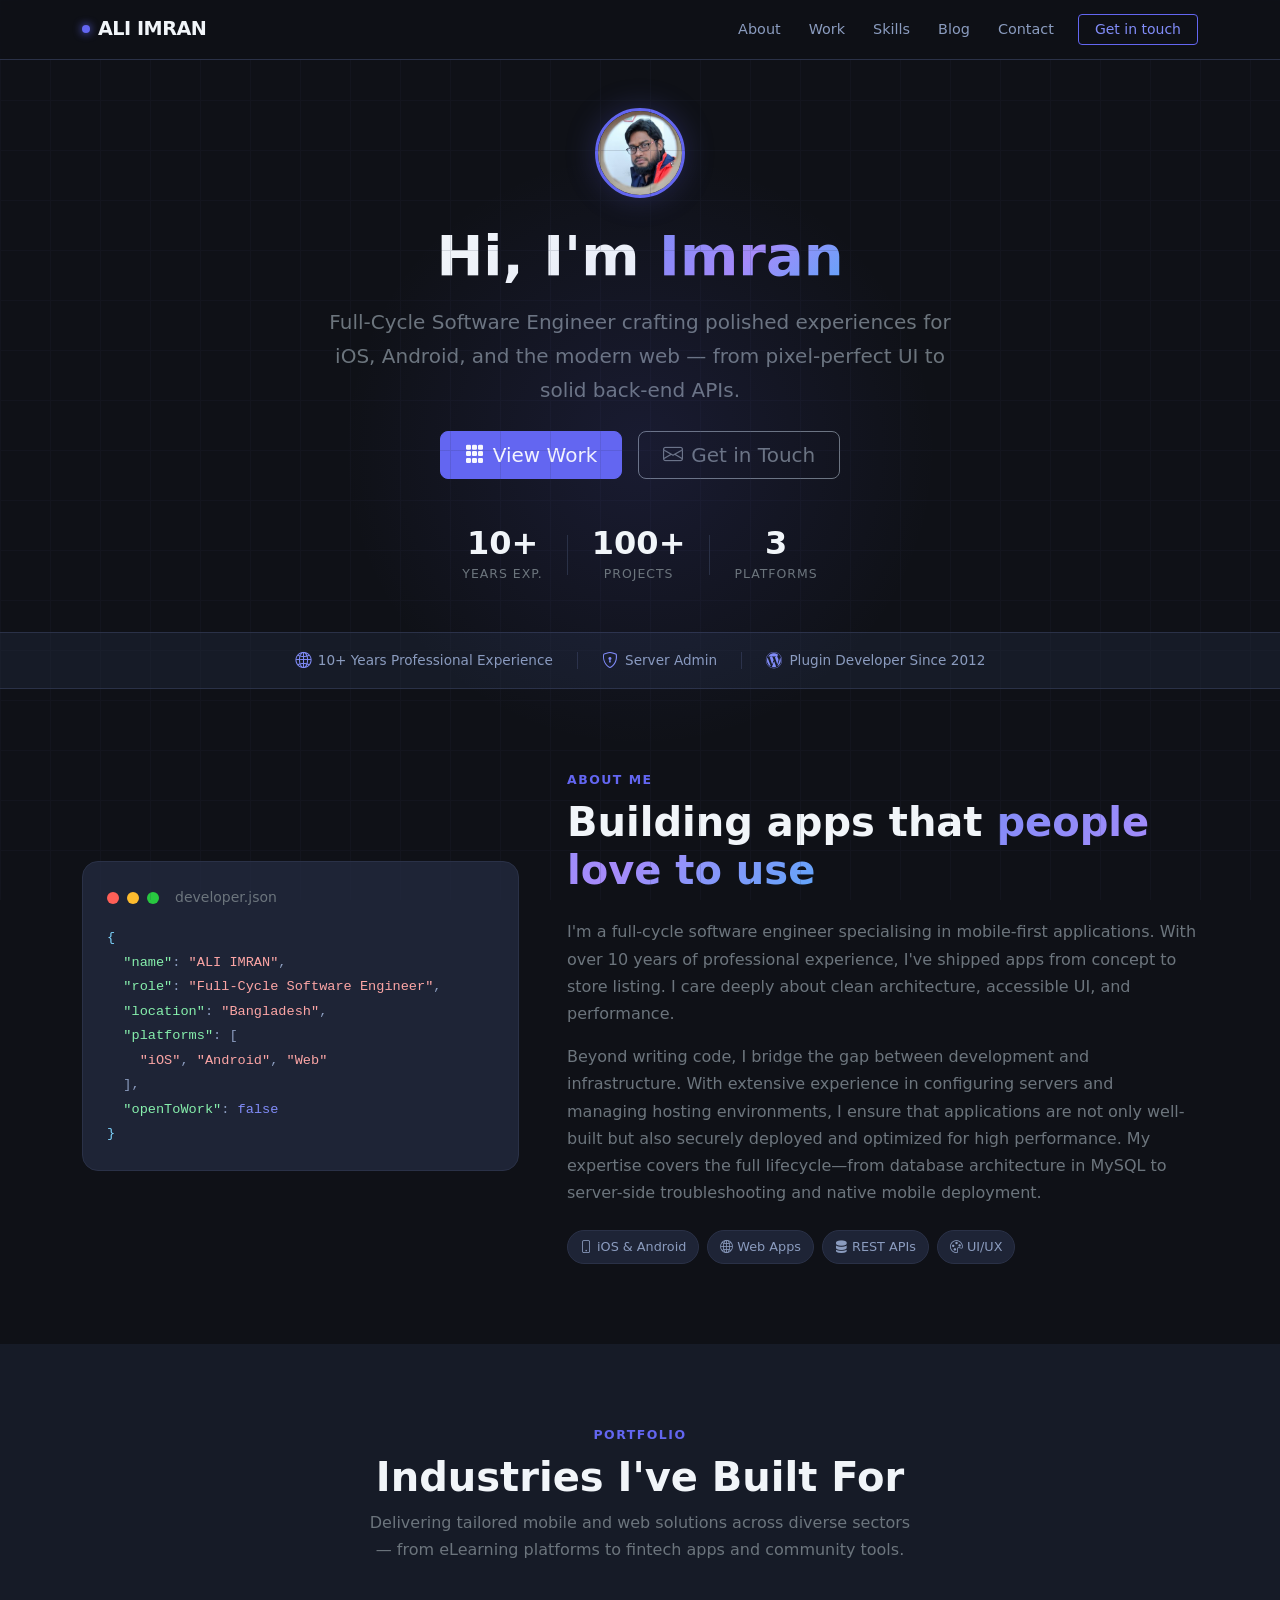
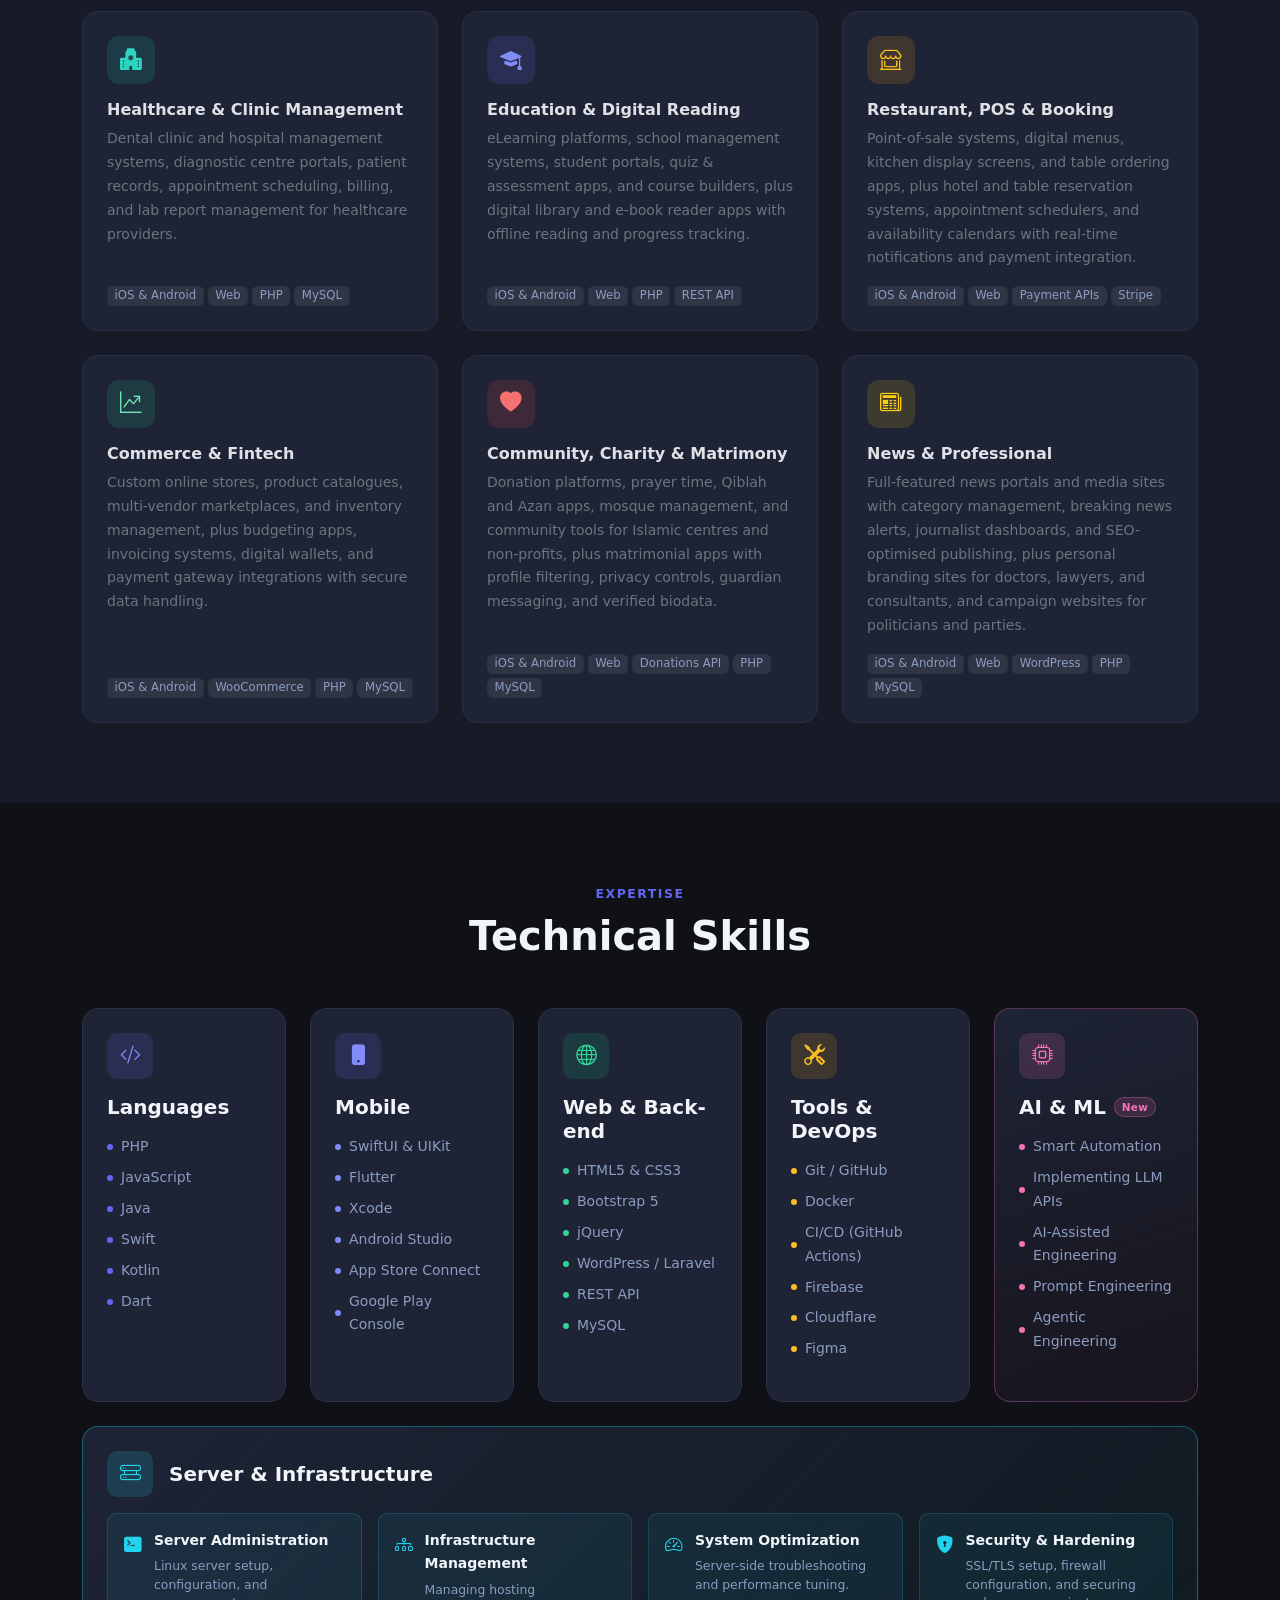
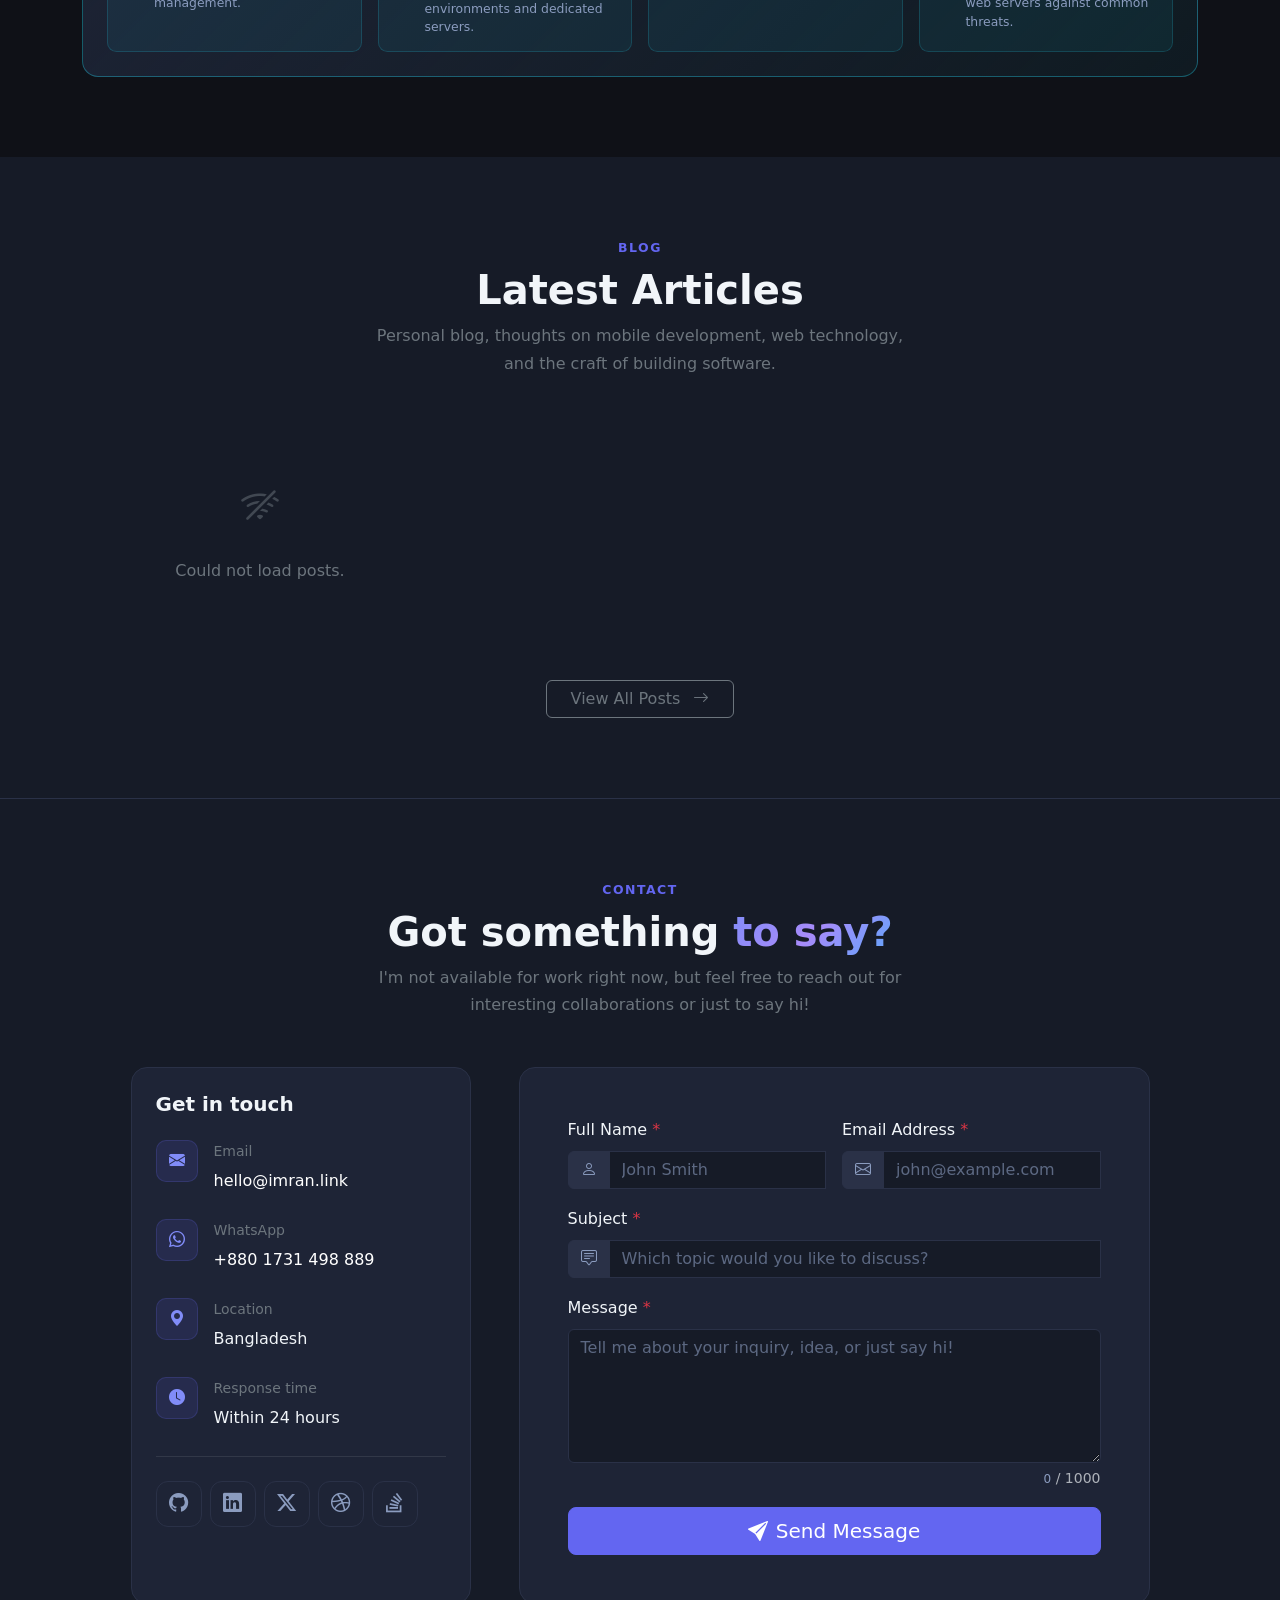
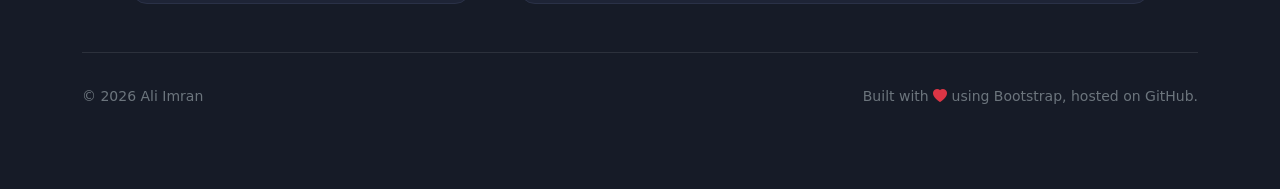
<file: index.html>
<!DOCTYPE html>
<html lang="en" data-bs-theme="dark">

<head>
    <meta charset="UTF-8" />
    <meta name="viewport" content="width=device-width, initial-scale=1.0, maximum-scale=1.0, user-scalable=no" />
    <link rel="shortcut icon" href="https://imran.link/favicon.ico" />

    <!-- ─── Primary SEO ───────────────────────────────── -->
    <title>Ali Imran · Full-Cycle Software Engineer</title>
    <meta name="description"
        content="Ali Imran — Full-Cycle Software Engineer with 10+ years of experience building polished iOS, Android, and web applications." />
    <meta name="keywords"
        content="mobile developer, iOS developer, Android developer, web developer, Swift, Kotlin, Flutter, PHP, Laravel, WordPress, React, full-stack developer" />
    <meta name="author" content="Ali Imran" />
    <meta name="robots" content="index, follow" />
    <link rel="canonical" href="https://imran.link/" />

    <!-- ─── Open Graph (Facebook / LinkedIn) ────────── -->
    <meta property="og:type" content="website" />
    <meta property="og:url" content="https://imran.link/" />
    <meta property="og:title" content="Ali Imran · Full-Cycle Software Engineer" />
    <meta property="og:description"
        content="Ali Imran — Full-Cycle Software Engineer with 10+ years of experience building polished iOS, Android, and web applications." />
    <meta property="og:image" content="https://imran.link/img/imran.jpg" />
    <meta property="og:image:width" content="1200" />
    <meta property="og:image:height" content="630" />
    <meta property="og:image:alt" content="Ali Imran – Full-Cycle Software Engineer" />
    <meta property="og:locale" content="en_US" />
    <meta property="og:site_name" content="imran.link" />

    <!-- ─── Twitter / X Card ────────────────────────── -->
    <meta name="twitter:card" content="summary_large_image" />
    <meta name="twitter:url" content="https://imran.link/" />
    <meta name="twitter:title" content="Ali Imran · Full-Cycle Software Engineer" />
    <meta name="twitter:description"
        content="Ali Imran — Full-Cycle Software Engineer with 10+ years of experience building polished iOS, Android, and web applications." />
    <meta name="twitter:image" content="https://imran.link/img/imran.jpg" />
    <meta name="twitter:image:alt" content="Ali Imran – Full-Cycle Software Engineer" />

    <!-- ─── Schema.org JSON-LD ───────────────────────── -->
    <script type="application/ld+json">
        {
          "@context": "https://schema.org",
          "@type": "Person",
          "name": "Ali Imran",
          "url": "https://imran.link/",
          "image": "https://imran.link/img/imran.jpg",
          "sameAs": [
            "https://github.com/imran2w",
            "https://linkedin.com/in/imran2w",
            "https://twitter.com/imran2w"
          ],
          "jobTitle": "Full-Cycle Software Engineer",
          "description": "Full-Cycle Software Engineer specialising in iOS, Android, and web applications with 10+ years of professional experience.",
          "knowsAbout": ["iOS Development", "Android Development", "Web Development", "PHP", "Laravel", "WordPress", "Swift", "Kotlin", "Flutter", "REST APIs", "MySQL", "Server Administration"],
          "email": "hello@imran.link",
          "worksFor": {
            "@type": "Organization",
            "name": "Remote"
          }
        }
    </script>

    <!-- Bootstrap 5.3 -->
    <link href="https://cdn.jsdelivr.net/npm/bootstrap@5.3.8/dist/css/bootstrap.min.css" rel="stylesheet"
        integrity="sha384-sRIl4kxILFvY47J16cr9ZwB07vP4J8+LH7qKQnuqkuIAvNWLzeN8tE5YBujZqJLB" crossorigin="anonymous">
    <!-- Bootstrap Icons -->
    <link rel="stylesheet" href="https://cdn.jsdelivr.net/npm/bootstrap-icons@1.11.3/font/bootstrap-icons.min.css" />
    <!-- Custom Styles -->
    <link rel="stylesheet" href="css/style.css?v=1.0" />
</head>

<body>

    <!-- ═══════════════════════════════════════════
         NAVBAR
    ═══════════════════════════════════════════ -->
    <nav id="mainNav" class="navbar sticky-top" aria-label="Main navigation">
        <div class="container">
            <a class="navbar-brand fw-bold" href="#hero">
                <span class="brand-dot"></span>ALI IMRAN
            </a>

            <!-- Desktop nav (hidden below lg) -->
            <ul class="navbar-nav d-none d-lg-flex flex-row gap-1 align-items-center">
                <li class="nav-item"><a class="nav-link" href="#about">About</a></li>
                <li class="nav-item"><a class="nav-link" href="#work">Work</a></li>
                <li class="nav-item"><a class="nav-link" href="#skills">Skills</a></li>
                <li class="nav-item"><a class="nav-link" href="#blog">Blog</a></li>
                <li class="nav-item"><a class="nav-link" href="#contact">Contact</a></li>
                <li class="nav-item ms-2">
                    <a class="btn btn-outline-primary btn-sm px-3" href="#contact">Get in touch</a>
                </li>
            </ul>

            <!-- Hamburger (visible below lg) -->
            <button class="navbar-toggler border-0 d-lg-none" type="button" data-bs-toggle="offcanvas"
                data-bs-target="#sideMenu" aria-controls="sideMenu" aria-label="Open navigation">
                <span class="navbar-toggler-icon"></span>
            </button>
        </div>
    </nav>

    <!-- ═══════════════════════════════════════════
         HERO
    ═══════════════════════════════════════════ -->
    <section id="hero" class="hero-section d-flex align-items-center">
        <div class="container text-center py-5">
            <div class="hero-avatar mx-auto mb-4">
                <img src="img/imran.jpg" alt="Ali Imran – Mobile &amp; Web Developer" />
            </div>
            <h1 class="display-4 fw-bold mb-3">
                Hi, I'm <span class="text-gradient">Imran</span>
            </h1>
            <p class="lead text-secondary col-lg-7 mx-auto mb-4">
                Full-Cycle Software Engineer crafting polished experiences for iOS,
                Android, and the modern web — from pixel-perfect UI to solid back-end APIs.
            </p>
            <div class="d-flex flex-wrap gap-3 justify-content-center">
                <a href="#work" class="btn btn-primary btn-lg px-4">
                    <i class="bi bi-grid-3x3-gap-fill me-2"></i>View Work
                </a>
                <a href="#contact" class="btn btn-outline-secondary btn-lg px-4">
                    <i class="bi bi-envelope me-2"></i>Get in Touch
                </a>
            </div>

            <div class="hero-stats d-flex flex-wrap justify-content-center gap-4 mt-5">
                <div class="stat-item text-center">
                    <div class="stat-number">10+</div>
                    <div class="stat-label text-secondary">Years Exp.</div>
                </div>
                <div class="stat-divider d-none d-sm-block"></div>
                <div class="stat-item text-center">
                    <div class="stat-number">100+</div>
                    <div class="stat-label text-secondary">Projects</div>
                </div>
                <div class="stat-divider d-none d-sm-block"></div>
                <div class="stat-item text-center">
                    <div class="stat-number">3</div>
                    <div class="stat-label text-secondary">Platforms</div>
                </div>
            </div>
        </div>
    </section>

    <!-- ═══════════════════════════════════════════
         TRUST BAR
    ═══════════════════════════════════════════ -->
    <div class="trust-bar">
        <div class="container">
            <ul class="trust-bar__list">
                <li class="trust-bar__item">
                    <i class="bi bi-globe2"></i>
                    10+ Years Professional Experience
                </li>
                <li class="trust-bar__divider" aria-hidden="true"></li>
                <li class="trust-bar__item">
                    <i class="bi bi-shield-lock"></i>
                    Server Admin
                </li>
                <li class="trust-bar__divider" aria-hidden="true"></li>
                <li class="trust-bar__item">
                    <i class="bi bi-wordpress"></i>
                    Plugin Developer Since 2012
                </li>
            </ul>
        </div>
    </div>

    <!-- ═══════════════════════════════════════════
         ABOUT
    ═══════════════════════════════════════════ -->
    <section id="about" class="py-6">
        <div class="container">
            <div class="row align-items-center g-5">
                <div class="col-lg-5">
                    <div class="about-card p-4 rounded-4">
                        <div class="terminal-header d-flex align-items-center gap-2 mb-3">
                            <span class="dot dot-red"></span>
                            <span class="dot dot-yellow"></span>
                            <span class="dot dot-green"></span>
                            <span class="text-secondary ms-2 small">developer.json</span>
                        </div>
                        <pre class="about-code mb-0"><code><span class="c-brace">{</span>
  <span class="c-key">"name"</span>: <span class="c-str">"ALI IMRAN"</span>,
  <span class="c-key">"role"</span>: <span class="c-str">"Full-Cycle Software Engineer"</span>,
  <span class="c-key">"location"</span>: <span class="c-str">"Bangladesh"</span>,
  <span class="c-key">"platforms"</span>: [
    <span class="c-str">"iOS"</span>, <span class="c-str">"Android"</span>, <span class="c-str">"Web"</span>
  ],
  <span class="c-key">"openToWork"</span>: <span class="c-bool">false</span>
<span class="c-brace">}</span></code></pre>
                    </div>
                </div>
                <div class="col-lg-7">
                    <p class="section-eyebrow">About Me</p>
                    <h2 class="h1 fw-bold mb-4">
                        Building apps that<br class="d-block d-md-none" />
                        <span class="text-gradient">people love to use</span>
                    </h2>
                    <p class="text-secondary mb-3">
                        I'm a full-cycle software engineer specialising in mobile-first applications.
                        With over 10 years of professional experience, I've shipped apps from
                        concept to store listing. I care deeply about clean architecture, accessible UI, and performance.
                    </p>
                    <p class="text-secondary mb-4">
                        Beyond writing code, I bridge the gap between development and infrastructure. With extensive experience in configuring servers and managing hosting environments, I ensure that applications are not only well-built but also securely deployed and optimized for high performance. My expertise covers the full lifecycle—from database architecture in MySQL to server-side troubleshooting and native mobile deployment.
                    </p>
                    <div class="d-flex flex-wrap gap-2">
                        <span class="pill-tag"><i class="bi bi-phone me-1"></i>iOS &amp; Android</span>
                        <span class="pill-tag"><i class="bi bi-globe2 me-1"></i>Web Apps</span>
                        <span class="pill-tag"><i class="bi bi-server me-1"></i>REST APIs</span>
                        <span class="pill-tag"><i class="bi bi-palette me-1"></i>UI/UX</span>
                    </div>
                </div>
            </div>
        </div>
    </section>

    <!-- ═══════════════════════════════════════════
         PORTFOLIO
    ═══════════════════════════════════════════ -->
    <section id="work" class="py-6 section-alt">
        <div class="container">
            <div class="section-header text-center mb-5">
                <p class="section-eyebrow">Portfolio</p>
                <h2 class="h1 fw-bold">Industries I've Built For</h2>
                <p class="text-secondary col-md-6 mx-auto">
                    Delivering tailored mobile and web solutions across diverse sectors — from
                    eLearning platforms to fintech apps and community tools.
                </p>
            </div>

            <div class="row row-cols-1 row-cols-md-2 row-cols-lg-3 g-4" id="projectGrid">

                <!-- Healthcare & Clinic Management -->
                <div class="col">
                    <div class="card h-100 card-project card-category">
                        <div class="card-body d-flex flex-column p-4">
                            <div class="category-icon-wrap category-icon--health mb-3">
                                <i class="bi bi-hospital-fill"></i>
                            </div>
                            <h5 class="card-title fw-semibold mb-2">Healthcare &amp; Clinic Management</h5>
                            <p class="card-text text-secondary small mb-3">
                                Dental clinic and hospital management systems, diagnostic centre
                                portals, patient records, appointment scheduling, billing,
                                and lab report management for healthcare providers.
                            </p>
                            <div class="d-flex flex-wrap gap-1 mt-auto">
                                <span class="badge text-bg-secondary">iOS &amp; Android</span>
                                <span class="badge text-bg-secondary">Web</span>
                                <span class="badge text-bg-secondary">PHP</span>
                                <span class="badge text-bg-secondary">MySQL</span>
                            </div>
                        </div>
                    </div>
                </div>

                <!-- Education & Digital Reading -->
                <div class="col">
                    <div class="card h-100 card-project card-category">
                        <div class="card-body d-flex flex-column p-4">
                            <div class="category-icon-wrap category-icon--edu mb-3">
                                <i class="bi bi-mortarboard-fill"></i>
                            </div>
                            <h5 class="card-title fw-semibold mb-2">Education &amp; Digital Reading</h5>
                            <p class="card-text text-secondary small mb-3">
                                eLearning platforms, school management systems, student portals,
                                quiz &amp; assessment apps, and course builders, plus digital library
                                and e-book reader apps with offline reading and progress tracking.
                            </p>
                            <div class="d-flex flex-wrap gap-1 mt-auto">
                                <span class="badge text-bg-secondary">iOS &amp; Android</span>
                                <span class="badge text-bg-secondary">Web</span>
                                <span class="badge text-bg-secondary">PHP</span>
                                <span class="badge text-bg-secondary">REST API</span>
                            </div>
                        </div>
                    </div>
                </div>

                <!-- Restaurant, POS & Booking -->
                <div class="col">
                    <div class="card h-100 card-project card-category">
                        <div class="card-body d-flex flex-column p-4">
                            <div class="category-icon-wrap category-icon--pos mb-3">
                                <i class="bi bi-shop-window"></i>
                            </div>
                            <h5 class="card-title fw-semibold mb-2">Restaurant, POS &amp; Booking</h5>
                            <p class="card-text text-secondary small mb-3">
                                Point-of-sale systems, digital menus, kitchen display screens, and
                                table ordering apps, plus hotel and table reservation systems,
                                appointment schedulers, and availability calendars with real-time
                                notifications and payment integration.
                            </p>
                            <div class="d-flex flex-wrap gap-1 mt-auto">
                                <span class="badge text-bg-secondary">iOS &amp; Android</span>
                                <span class="badge text-bg-secondary">Web</span>
                                <span class="badge text-bg-secondary">Payment APIs</span>
                                <span class="badge text-bg-secondary">Stripe</span>
                            </div>
                        </div>
                    </div>
                </div>

                <!-- Commerce & Fintech -->
                <div class="col">
                    <div class="card h-100 card-project card-category">
                        <div class="card-body d-flex flex-column p-4">
                            <div class="category-icon-wrap category-icon--fintech mb-3">
                                <i class="bi bi-graph-up-arrow"></i>
                            </div>
                            <h5 class="card-title fw-semibold mb-2">Commerce &amp; Fintech</h5>
                            <p class="card-text text-secondary small mb-3">
                                Custom online stores, product catalogues, multi-vendor marketplaces,
                                and inventory management, plus budgeting apps, invoicing systems,
                                digital wallets, and payment gateway integrations with secure data
                                handling.
                            </p>
                            <div class="d-flex flex-wrap gap-1 mt-auto">
                                <span class="badge text-bg-secondary">iOS &amp; Android</span>
                                <span class="badge text-bg-secondary">WooCommerce</span>
                                <span class="badge text-bg-secondary">PHP</span>
                                <span class="badge text-bg-secondary">MySQL</span>
                            </div>
                        </div>
                    </div>
                </div>

                <!-- Community, Charity & Matrimony -->
                <div class="col">
                    <div class="card h-100 card-project card-category">
                        <div class="card-body d-flex flex-column p-4">
                            <div class="category-icon-wrap category-icon--charity mb-3">
                                <i class="bi bi-heart-fill"></i>
                            </div>
                            <h5 class="card-title fw-semibold mb-2">Community, Charity &amp; Matrimony</h5>
                            <p class="card-text text-secondary small mb-3">
                                Donation platforms, prayer time, Qiblah and Azan apps, mosque
                                management, and community tools for Islamic centres and non-profits,
                                plus matrimonial apps with profile filtering, privacy controls,
                                guardian messaging, and verified biodata.
                            </p>
                            <div class="d-flex flex-wrap gap-1 mt-auto">
                                <span class="badge text-bg-secondary">iOS &amp; Android</span>
                                <span class="badge text-bg-secondary">Web</span>
                                <span class="badge text-bg-secondary">Donations API</span>
                                <span class="badge text-bg-secondary">PHP</span>
                                <span class="badge text-bg-secondary">MySQL</span>
                            </div>
                        </div>
                    </div>
                </div>

                <!-- News & Professional -->
                <div class="col">
                    <div class="card h-100 card-project card-category">
                        <div class="card-body d-flex flex-column p-4">
                            <div class="category-icon-wrap category-icon--news mb-3">
                                <i class="bi bi-newspaper"></i>
                            </div>
                            <h5 class="card-title fw-semibold mb-2">News &amp; Professional</h5>
                            <p class="card-text text-secondary small mb-3">
                                Full-featured news portals and media sites with category management,
                                breaking news alerts, journalist dashboards, and SEO-optimised
                                publishing, plus personal branding sites for doctors, lawyers, and
                                consultants, and campaign websites for politicians and parties.
                            </p>
                            <div class="d-flex flex-wrap gap-1 mt-auto">
                                <span class="badge text-bg-secondary">iOS &amp; Android</span>
                                <span class="badge text-bg-secondary">Web</span>
                                <span class="badge text-bg-secondary">WordPress</span>
                                <span class="badge text-bg-secondary">PHP</span>
                                <span class="badge text-bg-secondary">MySQL</span>
                            </div>
                        </div>
                    </div>
                </div>

            </div><!-- /row -->
        </div>
    </section>

    <!-- ═══════════════════════════════════════════
         SKILLS
    ═══════════════════════════════════════════ -->
    <section id="skills" class="py-6">
        <div class="container">
            <div class="section-header text-center mb-5">
                <p class="section-eyebrow">Expertise</p>
                <h2 class="h1 fw-bold">Technical Skills</h2>
            </div>

            <div class="row g-4 row-skills">

                <!-- Languages -->
                <div class="col-md-6 col-skill">
                    <div class="skill-group h-100 p-4 rounded-4">
                        <div class="skill-icon mb-3">
                            <i class="bi bi-code-slash"></i>
                        </div>
                        <h5 class="fw-semibold mb-3">Languages</h5>
                        <ul class="list-unstyled skill-list">
                            <li><span class="skill-dot"></span>PHP</li>
                            <li><span class="skill-dot"></span>JavaScript</li>
                            <li><span class="skill-dot"></span>Java</li>
                            <li><span class="skill-dot"></span>Swift</li>
                            <li><span class="skill-dot"></span>Kotlin</li>
                            <li><span class="skill-dot"></span>Dart</li>
                        </ul>
                    </div>
                </div>

                <!-- Mobile -->
                <div class="col-md-6 col-skill">
                    <div class="skill-group h-100 p-4 rounded-4">
                        <div class="skill-icon skill-icon--mobile mb-3">
                            <i class="bi bi-phone-fill"></i>
                        </div>
                        <h5 class="fw-semibold mb-3">Mobile</h5>
                        <ul class="list-unstyled skill-list">
                            <li><span class="skill-dot skill-dot--mobile"></span>SwiftUI &amp; UIKit</li>
                            <li><span class="skill-dot skill-dot--mobile"></span>Flutter</li>
                            <li><span class="skill-dot skill-dot--mobile"></span>Xcode</li>
                            <li><span class="skill-dot skill-dot--mobile"></span>Android Studio</li>
                            <li><span class="skill-dot skill-dot--mobile"></span>App Store Connect</li>
                            <li><span class="skill-dot skill-dot--mobile"></span>Google Play Console</li>
                        </ul>
                    </div>
                </div>

                <!-- Web & Back-end -->
                <div class="col-md-6 col-skill">
                    <div class="skill-group h-100 p-4 rounded-4">
                        <div class="skill-icon skill-icon--web mb-3">
                            <i class="bi bi-globe"></i>
                        </div>
                        <h5 class="fw-semibold mb-3">Web &amp; Back-end</h5>
                        <ul class="list-unstyled skill-list">
                            <li><span class="skill-dot skill-dot--web"></span>HTML5 & CSS3</li>
                            <li><span class="skill-dot skill-dot--web"></span>Bootstrap 5</li>
                            <li><span class="skill-dot skill-dot--web"></span>jQuery</li>
                            <li><span class="skill-dot skill-dot--web"></span>WordPress / Laravel</li>
                            <li><span class="skill-dot skill-dot--web"></span>REST API</li>
                            <li><span class="skill-dot skill-dot--web"></span>MySQL</li>
                        </ul>
                    </div>
                </div>

                <!-- Tools & DevOps -->
                <div class="col-md-6 col-skill">
                    <div class="skill-group h-100 p-4 rounded-4">
                        <div class="skill-icon skill-icon--tools mb-3">
                            <i class="bi bi-tools"></i>
                        </div>
                        <h5 class="fw-semibold mb-3">Tools &amp; DevOps</h5>
                        <ul class="list-unstyled skill-list">
                            <li><span class="skill-dot skill-dot--tools"></span>Git / GitHub</li>
                            <li><span class="skill-dot skill-dot--tools"></span>Docker</li>
                            <li><span class="skill-dot skill-dot--tools"></span>CI/CD (GitHub Actions)</li>
                            <li><span class="skill-dot skill-dot--tools"></span>Firebase</li>
                            <li><span class="skill-dot skill-dot--tools"></span>Cloudflare</li>
                            <li><span class="skill-dot skill-dot--tools"></span>Figma</li>
                        </ul>
                    </div>
                </div>

                <!-- AI & Machine Learning -->
                <div class="col-md-6 col-skill">
                    <div class="skill-group skill-group--ai h-100 p-4 rounded-4">
                        <div class="skill-icon skill-icon--ai mb-3">
                            <i class="bi bi-cpu"></i>
                        </div>
                        <h5 class="fw-semibold mb-3 d-flex align-items-center gap-2">
                            AI &amp; ML
                            <span class="badge rounded-pill ai-new-badge">New</span>
                        </h5>
                        <ul class="list-unstyled skill-list">
                            <li><span class="skill-dot skill-dot--ai"></span>Smart Automation</li>
                            <li><span class="skill-dot skill-dot--ai"></span>Implementing LLM APIs</li>
                            <li><span class="skill-dot skill-dot--ai"></span>AI-Assisted Engineering</li>
                            <li><span class="skill-dot skill-dot--ai"></span>Prompt Engineering</li>
                            <li><span class="skill-dot skill-dot--ai"></span>Agentic Engineering</li>
                        </ul>
                    </div>
                </div>

                <!-- Server & Infrastructure (highlighted) -->
                <div class="col-12">
                    <div class="skill-group skill-group--server p-4 rounded-4">
                        <div class="d-flex flex-wrap align-items-center gap-3 mb-3">
                            <div class="skill-icon skill-icon--server">
                                <i class="bi bi-hdd-rack"></i>
                            </div>
                            <h5 class="fw-semibold mb-0">Server &amp; Infrastructure</h5>
                        </div>
                        <div class="row g-3">
                            <div class="col-sm-6 col-md-3">
                                <div class="server-skill-item">
                                    <i class="bi bi-terminal-fill"></i>
                                    <div>
                                        <div class="server-skill-title">Server Administration</div>
                                        <div class="server-skill-desc">Linux server setup, configuration, and management.</div>
                                    </div>
                                </div>
                            </div>
                            <div class="col-sm-6 col-md-3">
                                <div class="server-skill-item">
                                    <i class="bi bi-diagram-3"></i>
                                    <div>
                                        <div class="server-skill-title">Infrastructure Management</div>
                                        <div class="server-skill-desc">Managing hosting environments and dedicated servers.</div>
                                    </div>
                                </div>
                            </div>
                            <div class="col-sm-6 col-md-3">
                                <div class="server-skill-item">
                                    <i class="bi bi-speedometer2"></i>
                                    <div>
                                        <div class="server-skill-title">System Optimization</div>
                                        <div class="server-skill-desc">Server-side troubleshooting and performance tuning.</div>
                                    </div>
                                </div>
                            </div>
                            <div class="col-sm-6 col-md-3">
                                <div class="server-skill-item">
                                    <i class="bi bi-shield-lock-fill"></i>
                                    <div>
                                        <div class="server-skill-title">Security &amp; Hardening</div>
                                        <div class="server-skill-desc">SSL/TLS setup, firewall configuration, and securing web servers against common threats.</div>
                                    </div>
                                </div>
                            </div>
                        </div>
                    </div>
                </div>

            </div><!-- /row -->

        </div>
    </section>

    <!-- ═══════════════════════════════════════════
         BLOG
    ═══════════════════════════════════════════ -->
    <section id="blog" class="py-6 section-alt">
        <div class="container">
            <div class="section-header text-center mb-5">
                <p class="section-eyebrow">Blog</p>
                <h2 class="h1 fw-bold">Latest Articles</h2>
                <p class="text-secondary col-md-6 mx-auto">
                    Personal blog, thoughts on mobile development, web technology, and the craft of building software.
                </p>
            </div>

            <div class="row row-cols-1 row-cols-md-2 row-cols-lg-3 g-4" id="blogGrid">
                <!-- Posts injected by JS -->
            </div>

            <div class="text-center mt-5">
                <a href="https://blog.imran.link/" target="_blank" rel="noopener noreferrer"
                    class="btn btn-outline-secondary px-4" id="blogViewAll">
                    View All Posts <i class="bi bi-arrow-right ms-2"></i>
                </a>
            </div>
        </div>
    </section>

    <!-- ═══════════════════════════════════════════
         CONTACT / FOOTER
    ═══════════════════════════════════════════ -->
    <footer id="contact" class="footer-section py-6 section-alt">
        <div class="container">
            <!-- Section heading -->
            <div class="text-center mb-5">
                <p class="section-eyebrow">Contact</p>
                <h2 class="h1 fw-bold mb-2">
                    Got something
                    <span class="text-gradient">to say?</span>
                </h2>
                <p class="text-secondary col-md-6 mx-auto">
                    I'm not available for work right now, but feel free to reach out for interesting collaborations or just to say hi!
                </p>
            </div>

            <!-- Two-column: info + form -->
            <div class="row g-5 justify-content-center mb-5">

                <!-- Left: contact info -->
                <div class="col-lg-4">
                    <div class="contact-info-card h-100 p-4 rounded-4">
                        <h5 class="fw-semibold mb-4">Get in touch</h5>

                        <div class="d-flex gap-3 mb-4">
                            <div class="contact-icon-wrap">
                                <i class="bi bi-envelope-fill"></i>
                            </div>
                            <div>
                                <div class="small text-secondary mb-1">Email</div>
                                <a href="mailto:hello@imran.link" class="text-white text-decoration-none fw-medium">
                                    hello@imran.link
                                </a>
                            </div>
                        </div>

                        <div class="d-flex gap-3 mb-4">
                            <div class="contact-icon-wrap">
                                <i class="bi bi-whatsapp"></i>
                            </div>
                            <div>
                                <div class="small text-secondary mb-1">WhatsApp</div>
                                <a href="https://wa.me/+8801731498889" class="text-white text-decoration-none fw-medium">
                                    +880 1731 498 889
                                </a>
                            </div>
                        </div>

                        <div class="d-flex gap-3 mb-4">
                            <div class="contact-icon-wrap">
                                <i class="bi bi-geo-alt-fill"></i>
                            </div>
                            <div>
                                <div class="small text-secondary mb-1">Location</div>
                                <span class="fw-medium">Bangladesh</span>
                            </div>
                        </div>

                        <div class="d-flex gap-3 mb-4">
                            <div class="contact-icon-wrap">
                                <i class="bi bi-clock-fill"></i>
                            </div>
                            <div>
                                <div class="small text-secondary mb-1">Response time</div>
                                <span class="fw-medium">Within 24 hours</span>
                            </div>
                        </div>

                        <!--<div class="d-flex gap-3">
                            <div class="contact-icon-wrap">
                                <i class="bi bi-calendar2-check-fill"></i>
                            </div>
                            <div>
                                <div class="small text-secondary mb-1">Availability</div>
                                <span class="fw-medium text-warning">Freelance &amp; side projects</span>
                            </div>
                        </div>-->

                        <hr class="border-secondary opacity-25 my-4" />

                        <div class="d-flex flex-wrap gap-2">
                            <a href="https://github.com/imran2w" target="_blank" rel="noopener noreferrer" class="social-link"
                                aria-label="GitHub"><i class="bi bi-github"></i></a>
                            <a href="https://linkedin.com/in/imran2w" target="_blank" rel="noopener noreferrer" class="social-link"
                                aria-label="LinkedIn"><i class="bi bi-linkedin"></i></a>
                            <a href="https://twitter.com/imran2w" target="_blank" rel="noopener noreferrer" class="social-link"
                                aria-label="Twitter / X"><i class="bi bi-twitter-x"></i></a>
                            <a href="https://dribbble.com/imran2w" target="_blank" rel="noopener noreferrer" class="social-link"
                                aria-label="Dribbble"><i class="bi bi-dribbble"></i></a>
                            <a href="https://stackoverflow.com/users/32717015/ali-imran" target="_blank" rel="noopener noreferrer"
                                class="social-link" aria-label="Stack Overflow"><i class="bi bi-stack-overflow"></i></a>
                        </div>
                    </div>
                </div>

                <!-- Right: contact form -->
                <div class="col-lg-7">
                    <form id="contactForm" class="contact-form p-4 p-md-5 rounded-4" novalidate>
                        <div class="row g-3">

                            <!-- Name -->
                            <div class="col-sm-6">
                                <label for="cf-name" class="form-label">Full Name <span
                                        class="text-danger">*</span></label>
                                <div class="input-group">
                                    <span class="input-group-text contact-input-icon"><i
                                            class="bi bi-person"></i></span>
                                    <input type="text" id="cf-name" name="name" class="form-control contact-input"
                                        placeholder="John Smith" required minlength="2" autocomplete="name" />
                                    <div class="invalid-feedback">Please enter your name.</div>
                                </div>
                            </div>

                            <!-- Email -->
                            <div class="col-sm-6">
                                <label for="cf-email" class="form-label">Email Address <span
                                        class="text-danger">*</span></label>
                                <div class="input-group">
                                    <span class="input-group-text contact-input-icon"><i
                                            class="bi bi-envelope"></i></span>
                                    <input type="email" id="cf-email" name="email" class="form-control contact-input"
                                        placeholder="john@example.com" required autocomplete="email" />
                                    <div class="invalid-feedback">Please enter a valid email.</div>
                                </div>
                            </div>

                            <!-- Subject -->
                            <div class="col-12">
                                <label for="cf-subject" class="form-label">Subject <span
                                        class="text-danger">*</span></label>
                                <div class="input-group">
                                    <span class="input-group-text contact-input-icon"><i
                                            class="bi bi-chat-square-text"></i></span>
                                    <input type="text" id="cf-subject" name="subject" class="form-control contact-input"
                                        placeholder="Which topic would you like to discuss?" required minlength="3" />
                                    <div class="invalid-feedback">Please enter a subject.</div>
                                </div>
                            </div>

                            <!-- Message -->
                            <div class="col-12">
                                <label for="cf-message" class="form-label">Message <span
                                        class="text-danger">*</span></label>
                                <textarea id="cf-message" name="message" class="form-control contact-input" rows="5"
                                    placeholder="Tell me about your inquiry, idea, or just say hi!"
                                    required minlength="20"></textarea>
                                <div class="invalid-feedback">Please write at least 20 characters.</div>
                                <div class="form-text text-end">
                                    <span id="cf-char-count">0</span> / 1000
                                </div>
                            </div>

                            <!-- Submit -->
                            <div class="col-12">
                                <button type="submit" class="btn btn-primary btn-lg w-100" id="cf-submit">
                                    <span class="cf-btn-text"><i class="bi bi-send-fill me-2"></i>Send Message</span>
                                    <span class="cf-btn-loading d-none">
                                        <span class="spinner-border spinner-border-sm me-2" role="status"
                                            aria-hidden="true"></span>
                                        Sending…
                                    </span>
                                </button>
                            </div>

                        </div><!-- /row -->
                    </form>

                    <!-- Success toast -->
                    <div id="cf-success" class="cf-success-msg d-none mt-3 p-4 rounded-4 text-center">
                        <i class="bi bi-check-circle-fill text-success fs-1 mb-3 d-block"></i>
                        <h5 class="fw-semibold mb-1">Message sent!</h5>
                        <p class="text-secondary mb-3">Thanks for reaching out. I'll get back to you within 24 hours.
                        </p>
                        <button class="btn btn-outline-secondary btn-sm" id="cf-reset">Send another</button>
                    </div>

                </div>
            </div><!-- /row -->

            <hr class="border-secondary opacity-25" />

            <div class="d-flex flex-column flex-sm-row justify-content-between align-items-center gap-2 pt-3">
                <span class="text-secondary small">
                    &copy; <span id="year"></span> Ali Imran
                </span>
                <span class="text-secondary small">
                    Built with <i class="bi bi-heart-fill text-danger"></i> using Bootstrap, hosted on GitHub.
                </span>
            </div>
        </div>
    </footer>

    <!-- Scroll to Top -->
    <button id="scrollTop" class="btn btn-primary btn-sm scroll-top-btn" aria-label="Scroll to top" title="Back to top">
        <i class="bi bi-chevron-up"></i>
    </button>

    <!-- ═══════════════════════════════════════════
         OFFCANVAS SIDE MENU (must be direct child of body)
    ═══════════════════════════════════════════ -->
    <div class="offcanvas offcanvas-end" tabindex="-1" id="sideMenu" aria-labelledby="sideMenuLabel">
        <div class="offcanvas-header border-bottom border-secondary border-opacity-25 pb-3">
            <a class="navbar-brand fw-bold" href="#hero" id="sideMenuLabel">
                <span class="brand-dot"></span>ALI IMRAN
            </a>
            <button type="button" class="btn-close" data-bs-dismiss="offcanvas" aria-label="Close"></button>
        </div>

        <div class="offcanvas-body d-flex flex-column">
            <!-- Nav links -->
            <nav class="side-nav flex-grow-1">
                <a class="side-nav-link" href="#about">
                    <i class="bi bi-person"></i>About
                </a>
                <a class="side-nav-link" href="#work">
                    <i class="bi bi-grid-3x3-gap"></i>Work
                </a>
                <a class="side-nav-link" href="#skills">
                    <i class="bi bi-code-slash"></i>Skills
                </a>
                <a class="side-nav-link" href="#blog">
                    <i class="bi bi-pencil-square"></i>Blog
                </a>
                <a class="side-nav-link" href="#contact">
                    <i class="bi bi-envelope"></i>Contact
                </a>
            </nav>

            <!-- CTA at bottom -->
            <div class="mt-auto pt-4 border-top border-secondary border-opacity-25">
                <a href="#contact" class="side-nav-cta btn btn-primary w-100 mb-3">
                    <i class="bi bi-send me-2"></i>Get in touch
                </a>
                <div class="d-flex justify-content-center gap-3">
                    <a href="https://github.com/imran2w" target="_blank" rel="noopener noreferrer" class="social-link"
                        aria-label="GitHub"><i class="bi bi-github"></i></a>
                    <a href="https://linkedin.com/in/imran2w" target="_blank" rel="noopener noreferrer" class="social-link"
                        aria-label="LinkedIn"><i class="bi bi-linkedin"></i></a>
                    <a href="https://twitter.com/imran2w" target="_blank" rel="noopener noreferrer" class="social-link"
                        aria-label="Twitter"><i class="bi bi-twitter-x"></i></a>
                </div>
            </div>
        </div>
    </div>

    <!-- Bootstrap JS bundle (includes Popper) -->
    <script src="https://cdn.jsdelivr.net/npm/bootstrap@5.3.8/dist/js/bootstrap.bundle.min.js"
        integrity="sha384-FKyoEForCGlyvwx9Hj09JcYn3nv7wiPVlz7YYwJrWVcXK/BmnVDxM+D2scQbITxI"
        crossorigin="anonymous"></script>

    <!-- Custom JS -->
    <script src="js/main.js"></script>
</body>

</html>
</file>
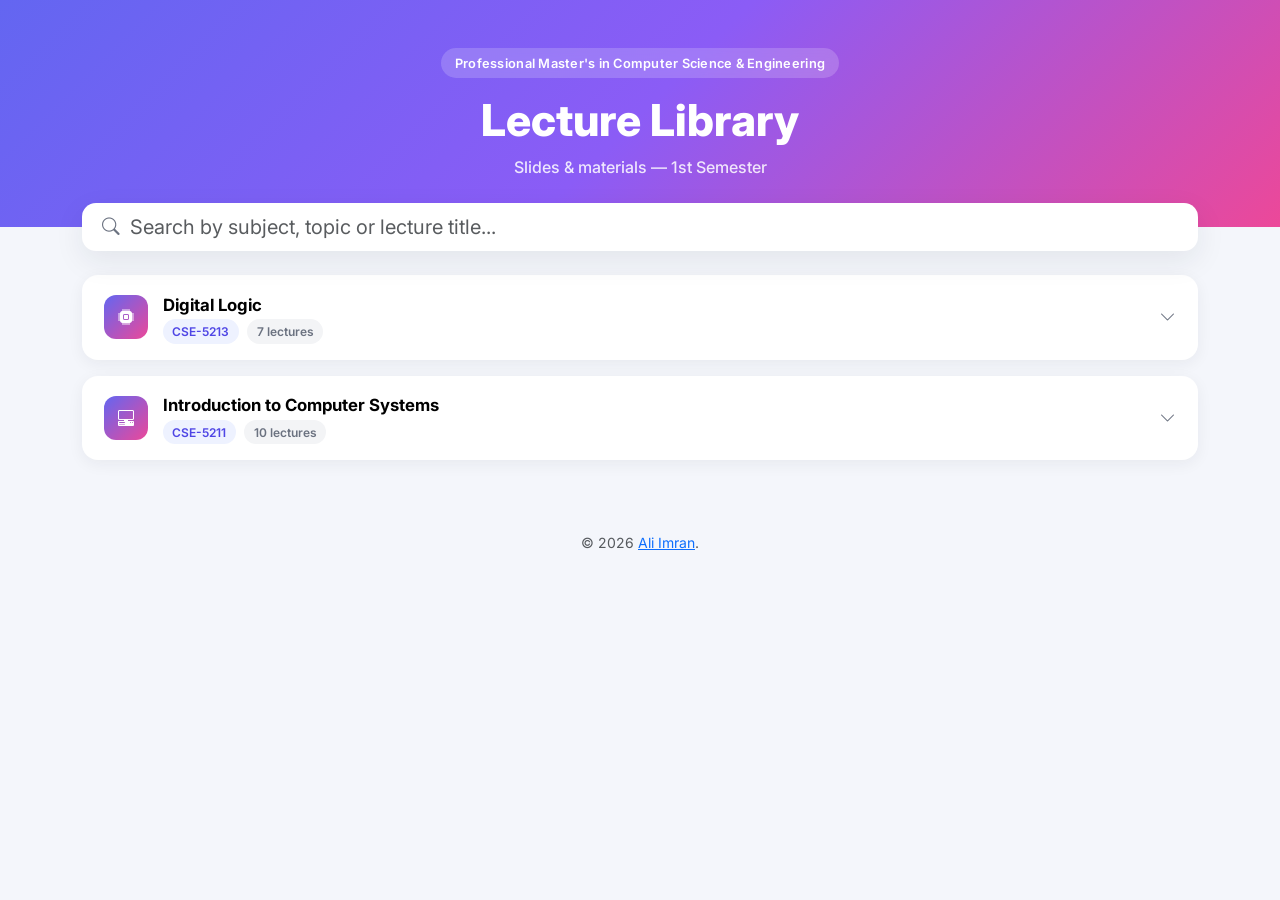
<file: cse/index.html>
<!DOCTYPE html>
<html lang="en">
<head>
    <meta charset="UTF-8" />
    <meta name="viewport" content="width=device-width, initial-scale=1.0, maximum-scale=1.0, user-scalable=no" />
    <link rel="shortcut icon" href="https://imran.link/favicon.ico" />
    <title>Lectures · MSc in CSE</title>
    <meta name="description" content="Lecture slides and materials for MSc in Computer Science &amp; Engineering courses." />
    <link rel="canonical" href="https://imran.link/cse/" />

    <!-- Open Graph / Facebook, LinkedIn, WhatsApp -->
    <meta property="og:type" content="website" />
    <meta property="og:url" content="https://imran.link/cse/" />
    <meta property="og:site_name" content="Imran's Lecture Library" />
    <meta property="og:title" content="Lecture Library · MSc in CSE" />
    <meta property="og:description" content="Lecture slides and materials for MSc in Computer Science &amp; Engineering courses." />
    <meta property="og:image" content="https://imran.link/cse/assets/cse-og.png" />
    <meta property="og:image:secure_url" content="https://imran.link/cse/assets/cse-og.png" />
    <meta property="og:image:type" content="image/png" />
    <meta property="og:image:width" content="1200" />
    <meta property="og:image:height" content="630" />
    <meta property="og:image:alt" content="Lecture Library · MSc in CSE" />

    <!-- Twitter / X -->
    <meta name="twitter:card" content="summary_large_image" />
    <meta name="twitter:url" content="https://imran.link/cse/" />
    <meta name="twitter:title" content="Lecture Library · MSc in CSE" />
    <meta name="twitter:description" content="Lecture slides and materials for MSc in Computer Science &amp; Engineering courses." />
    <meta name="twitter:image" content="https://imran.link/cse/assets/cse-og.png" />

    <link rel="preconnect" href="https://fonts.googleapis.com" />
    <link rel="preconnect" href="https://fonts.gstatic.com" crossorigin />
    <link href="https://fonts.googleapis.com/css2?family=Inter:wght@400;500;600;700;800&display=swap" rel="stylesheet" />
    <link href="https://cdn.jsdelivr.net/npm/bootstrap@5.3.3/dist/css/bootstrap.min.css" rel="stylesheet" />
    <link rel="stylesheet" href="https://cdn.jsdelivr.net/npm/bootstrap-icons@1.11.3/font/bootstrap-icons.css" />
    <link rel="stylesheet" href="assets/styles.css" />
</head>
<body>

    <header class="hero text-center">
        <div class="container py-5">
            <span class="hero-badge mb-3">Professional Master's in Computer Science &amp; Engineering</span>
            <h1 class="fw-800 mb-2">Lecture Library</h1>
            <p class="hero-subtitle mb-0">Slides &amp; materials — 1st Semester</p>
        </div>
    </header>

    <main class="container content-container">
        <div class="search-wrap mb-4">
            <i class="bi bi-search search-icon"></i>
            <input type="text" id="searchBox" class="form-control form-control-lg search-input" placeholder="Search by subject, topic or lecture title..." />
        </div>
        <div id="subjectsContainer" class="d-flex flex-column gap-3"></div>
        <div id="noResults" class="text-center text-muted py-5 d-none">
            <i class="bi bi-emoji-frown fs-1 d-block mb-2"></i>
            No lectures found.
        </div>
    </main>

    <footer class="text-center py-4 text-muted small">
        &copy; <span id="year"></span> <a href="https://imran.link" rel="noopener noreferrer">Ali Imran</a>.
    </footer>

    <script src="assets/scripts.js"></script>
    <script src="https://cdn.jsdelivr.net/npm/bootstrap@5.3.3/dist/js/bootstrap.bundle.min.js"></script>
    <script>document.getElementById('year').textContent = new Date().getFullYear();</script>
</body>
</html>
</file>
<file: cse/assets/styles.css>
:root {
    --primary: #6366f1;
    --primary-dark: #4f46e5;
    --surface: #ffffff;
    --bg: #f4f6fb;
    --text-muted: #6b7280;
}

* { font-family: 'Inter', sans-serif; }

body {
    background-color: var(--bg);
    color: #1f2937;
}

.fw-800 { font-weight: 800; }

.hero {
    background: linear-gradient(135deg, var(--primary) 0%, #8b5cf6 50%, #ec4899 100%);
    color: #fff;
}

.hero-badge {
    display: inline-block;
    background: rgba(255, 255, 255, 0.18);
    backdrop-filter: blur(6px);
    padding: 0.35rem 0.9rem;
    border-radius: 999px;
    font-size: 0.8rem;
    font-weight: 600;
    letter-spacing: 0.02em;
}

.hero h1 {
    font-size: clamp(2rem, 4vw, 2.75rem);
}

.hero-subtitle {
    color: rgba(255, 255, 255, 0.85);
    font-weight: 500;
}

.content-container {
    margin-top: -1.5rem;
    padding-bottom: 3rem;
}

.search-wrap {
    position: relative;
}

.search-icon {
    position: absolute;
    top: 50%;
    left: 1.25rem;
    transform: translateY(-50%);
    color: var(--text-muted);
    font-size: 1.1rem;
}

.search-input {
    padding-left: 3rem;
    border-radius: 14px;
    border: none;
    box-shadow: 0 10px 30px rgba(31, 41, 55, 0.08);
}

.search-input:focus {
    box-shadow: 0 10px 30px rgba(99, 102, 241, 0.25);
}

.subject-card {
    background: var(--surface);
    border-radius: 16px;
    box-shadow: 0 4px 16px rgba(31, 41, 55, 0.06);
    overflow: hidden;
    transition: box-shadow 0.2s ease;
}

.subject-card:hover {
    box-shadow: 0 8px 24px rgba(31, 41, 55, 0.1);
}

.subject-header {
    display: flex;
    align-items: center;
    gap: 0.9rem;
    width: 100%;
    padding: 1.1rem 1.4rem;
    background: transparent;
    border: none;
    cursor: pointer;
    text-align: left;
}

.subject-avatar {
    width: 44px;
    height: 44px;
    flex-shrink: 0;
    border-radius: 12px;
    background: linear-gradient(135deg, var(--primary), #ec4899);
    color: #fff;
    display: flex;
    align-items: center;
    justify-content: center;
    font-weight: 700;
}

.subject-title {
    font-weight: 700;
    font-size: 1.05rem;
}

.subject-code-badge {
    font-size: 0.75rem;
    font-weight: 600;
    padding: 0.3rem 0.6rem;
    border-radius: 999px;
    background: #eef2ff;
    color: var(--primary-dark);
}

.subject-count-badge {
    font-size: 0.75rem;
    font-weight: 600;
    padding: 0.3rem 0.6rem;
    border-radius: 999px;
    background: #f3f4f6;
    color: var(--text-muted);
}

.chevron {
    margin-left: auto;
    transition: transform 0.2s ease;
    color: var(--text-muted);
}

.subject-header[aria-expanded="true"] .chevron {
    transform: rotate(180deg);
}

.file-list {
    border-top: 1px solid #f1f2f6;
}

.file-item {
    display: flex;
    align-items: center;
    gap: 0.9rem;
    padding: 0.85rem 1.4rem;
    text-decoration: none;
    color: inherit;
    transition: background-color 0.15s ease, transform 0.15s ease;
}

.file-item:hover {
    background-color: #f7f8ff;
    transform: translateX(2px);
    color: inherit;
}

.file-item + .file-item {
    border-top: 1px solid #f5f5f7;
}

.file-icon-wrap {
    width: 38px;
    height: 38px;
    border-radius: 10px;
    display: flex;
    align-items: center;
    justify-content: center;
    flex-shrink: 0;
    font-size: 1.15rem;
}

.file-icon-wrap.pdf { background: #fef2f2; color: #dc3545; }
.file-icon-wrap.pptx, .file-icon-wrap.ppt { background: #fff2ea; color: #d24726; }
.file-icon-wrap.doc, .file-icon-wrap.docx { background: #eef2ff; color: #2b579a; }

.file-title {
    font-weight: 600;
}

.file-topic {
    color: var(--text-muted);
    font-size: 0.9rem;
}

.file-type-badge {
    font-size: 0.7rem;
    font-weight: 700;
    text-transform: uppercase;
    padding: 0.25rem 0.5rem;
    border-radius: 6px;
    background: #f3f4f6;
    color: var(--text-muted);
    letter-spacing: 0.03em;
}

.file-open-icon {
    color: #c7cad1;
}
</file>
<file: css/style.css>
/* =====================================================
   PORTFOLIO — Custom Styles
   Stack: Bootstrap 5.3 dark theme + custom overrides
   ===================================================== */

/* ─── Design Tokens ─────────────────────────────────── */
:root {
  --accent:        #6366f1;       /* indigo-500  */
  --accent-light:  #818cf8;       /* indigo-400  */
  --accent-glow:   rgba(99, 102, 241, 0.25);
  --surface:       #0f1117;       /* page bg     */
  --surface-2:     #161b27;       /* alt section */
  --surface-3:     #1e2436;       /* card bg     */
  --surface-border:#2a3147;
  --text-primary:  #f1f5f9;
  --text-secondary:#8b9cbf;
  --gradient-hero: linear-gradient(135deg, #0f1117 0%, #1a1040 50%, #0f1117 100%);
  --radius-lg:     1rem;
  --radius-xl:     1.5rem;
  --transition:    0.25s ease;
}

/* ─── Base ───────────────────────────────────────────── */
*, *::before, *::after { box-sizing: border-box; }

html {
  scroll-behavior: smooth;
  scroll-padding-top: 72px; /* offset for sticky nav */
}

body {
  background-color: var(--surface);
  color: var(--text-primary);
  font-family: 'Segoe UI', system-ui, -apple-system, sans-serif;
  line-height: 1.7;
  -webkit-font-smoothing: antialiased;
  overflow-x: hidden;
}

/* Utility: extra vertical padding */
.py-6 { padding-top: 5rem !important; padding-bottom: 5rem !important; }

/* ─── Trust Bar ─────────────────────────────────────── */
.trust-bar {
  background-color: var(--surface-2);
  border-top: 1px solid var(--surface-border);
  border-bottom: 1px solid var(--surface-border);
  padding: 0.875rem 0;
}

.trust-bar__list {
  list-style: none;
  margin: 0;
  padding: 0;
  display: flex;
  flex-wrap: wrap;
  align-items: center;
  justify-content: center;
  gap: 0.5rem 1.5rem;
}

.trust-bar__item {
  display: flex;
  align-items: center;
  gap: 0.45rem;
  font-size: 0.85rem;
  color: var(--text-secondary);
  white-space: nowrap;
}

.trust-bar__item i {
  color: var(--accent-light);
  font-size: 1rem;
  flex-shrink: 0;
}

.trust-bar__divider {
  width: 1px;
  height: 1.1rem;
  background-color: var(--surface-border);
}

@media (max-width: 575.98px) {
  .trust-bar__divider { display: none; }
  .trust-bar__item { white-space: normal; text-align: center; }
}

/* ─── Scrollbar ──────────────────────────────────────── */
::-webkit-scrollbar { width: 6px; }
::-webkit-scrollbar-track { background: var(--surface); }
::-webkit-scrollbar-thumb { background: var(--surface-border); border-radius: 3px; }
::-webkit-scrollbar-thumb:hover { background: var(--accent); }

/* ─── Selection ─────────────────────────────────────── */
::selection { background: var(--accent-glow); color: var(--accent-light); }

/* ═══════════════════════════════════════════════════════
   NAVBAR
═══════════════════════════════════════════════════════ */
#mainNav {
  background: rgba(15, 17, 23, 0.85);
  backdrop-filter: blur(14px);
  -webkit-backdrop-filter: blur(14px);
  border-bottom: 1px solid var(--surface-border);
  transition: background var(--transition), box-shadow var(--transition);
  z-index: 1030;
}

#mainNav.scrolled {
  box-shadow: 0 4px 30px rgba(0, 0, 0, 0.4);
}

.navbar-brand {
  font-size: 1.2rem;
  letter-spacing: -0.5px;
  color: var(--text-primary) !important;
  display: flex;
  align-items: center;
  gap: 0.5rem;
}

.brand-dot {
  display: inline-block;
  width: 8px;
  height: 8px;
  background: var(--accent);
  border-radius: 50%;
  box-shadow: 0 0 8px var(--accent);
  animation: pulse-dot 2s ease-in-out infinite;
}

@keyframes pulse-dot {
  0%, 100% { opacity: 1; transform: scale(1); }
  50%       { opacity: 0.5; transform: scale(0.8); }
}

.nav-link {
  color: var(--text-secondary) !important;
  font-size: 0.9rem;
  font-weight: 500;
  padding: 0.4rem 0.75rem !important;
  border-radius: 6px;
  transition: color var(--transition), background var(--transition);
}

.nav-link:hover,
.nav-link.active {
  color: var(--text-primary) !important;
  background: rgba(255, 255, 255, 0.06);
}

/* ═══════════════════════════════════════════════════════
   OFFCANVAS SIDE MENU
═══════════════════════════════════════════════════════ */
#sideMenu {
  width: 300px;
  background: var(--surface-2);
  border-left: 1px solid var(--surface-border);
}

#sideMenu .offcanvas-header {
  padding: 1.25rem 1.5rem;
}

#sideMenu .btn-close {
  filter: invert(1) grayscale(1) brightness(1.5);
  opacity: 0.6;
}
#sideMenu .btn-close:hover { opacity: 1; }

#sideMenu .offcanvas-body {
  padding: 1.5rem;
}

/* Side nav links */
.side-nav {
  display: flex;
  flex-direction: column;
  gap: 0.25rem;
  margin-top: 0.5rem;
}

.side-nav-link {
  display: flex;
  align-items: center;
  gap: 0.85rem;
  padding: 0.85rem 1rem;
  border-radius: 10px;
  color: var(--text-secondary);
  text-decoration: none;
  font-size: 1rem;
  font-weight: 500;
  border: 1px solid transparent;
  transition: all var(--transition);
}

.side-nav-link i {
  font-size: 1.1rem;
  width: 22px;
  text-align: center;
  flex-shrink: 0;
}

.side-nav-link:hover {
  color: var(--text-primary);
  background: rgba(255, 255, 255, 0.05);
  border-color: var(--surface-border);
  transform: translateX(4px);
}

.side-nav-link.active {
  color: var(--accent-light);
  background: rgba(99, 102, 241, 0.1);
  border-color: rgba(99, 102, 241, 0.25);
}

/* Backdrop tint */
.offcanvas-backdrop {
  background: rgba(0, 0, 0, 0.7);
  backdrop-filter: blur(4px);
  -webkit-backdrop-filter: blur(4px);
}

═══════════════════════════════════════════════════════ */
.hero-section {
  min-height: 100svh;
  background: var(--gradient-hero);
  position: relative;
  overflow: hidden;
}

/* Subtle grid overlay */
.hero-section::before {
  content: '';
  position: absolute;
  inset: 0;
  background-image:
    linear-gradient(var(--surface-border) 1px, transparent 1px),
    linear-gradient(90deg, var(--surface-border) 1px, transparent 1px);
  background-size: 50px 50px;
  opacity: 0.15;
  pointer-events: none;
}

/* Glowing orbs */
.hero-section::after {
  content: '';
  position: absolute;
  width: 600px;
  height: 600px;
  background: radial-gradient(circle, rgba(99, 102, 241, 0.12) 0%, transparent 70%);
  top: 50%;
  left: 50%;
  transform: translate(-50%, -50%);
  pointer-events: none;
}

.hero-avatar {
  width: 90px;
  height: 90px;
  border-radius: 50%;
  border: 3px solid var(--accent);
  box-shadow: 0 0 30px var(--accent-glow);
  overflow: hidden;
  flex-shrink: 0;
}

.hero-avatar img {
  width: 100%;
  height: 100%;
  object-fit: cover;
  display: block;
}

.text-gradient {
  background: linear-gradient(135deg, var(--accent-light), #a78bfa, #60a5fa);
  -webkit-background-clip: text;
  -webkit-text-fill-color: transparent;
  background-clip: text;
}

/* Hero stats */
.hero-stats { position: relative; z-index: 1; }

.stat-number {
  font-size: 2rem;
  font-weight: 700;
  color: var(--text-primary);
  line-height: 1;
}

.stat-label {
  font-size: 0.78rem;
  text-transform: uppercase;
  letter-spacing: 0.08em;
  margin-top: 0.25rem;
}

.stat-divider {
  width: 1px;
  height: 40px;
  background: var(--surface-border);
  align-self: center;
}

/* ═══════════════════════════════════════════════════════
   SECTION SHARED
═══════════════════════════════════════════════════════ */
.section-alt { background: var(--surface-2); }

.section-eyebrow {
  font-size: 0.78rem;
  font-weight: 600;
  text-transform: uppercase;
  letter-spacing: 0.12em;
  color: var(--accent);
  margin-bottom: 0.5rem;
}

/* ═══════════════════════════════════════════════════════
   ABOUT
═══════════════════════════════════════════════════════ */
.about-card {
  background: var(--surface-3);
  border: 1px solid var(--surface-border);
}

.terminal-header { user-select: none; }

.dot {
  width: 12px;
  height: 12px;
  border-radius: 50%;
  display: inline-block;
  flex-shrink: 0;
}
.dot-red    { background: #ff5f57; }
.dot-yellow { background: #febc2e; }
.dot-green  { background: #28c840; }

.about-code {
  font-family: 'SF Mono', 'Cascadia Code', 'Fira Code', Consolas, monospace;
  font-size: 0.85rem;
  line-height: 1.8;
  background: transparent;
  color: var(--text-secondary);
  white-space: pre;
}

.c-brace { color: #7dd3fc; }
.c-key   { color: #86efac; }
.c-str   { color: #fca5a5; }
.c-bool  { color: var(--accent-light); }

.pill-tag {
  display: inline-flex;
  align-items: center;
  font-size: 0.8rem;
  padding: 0.3rem 0.75rem;
  border-radius: 999px;
  background: var(--surface-3);
  border: 1px solid var(--surface-border);
  color: var(--text-secondary);
  transition: border-color var(--transition), color var(--transition);
}

.pill-tag:hover {
  border-color: var(--accent);
  color: var(--accent-light);
}

/* ═══════════════════════════════════════════════════════
   PROJECT / CATEGORY CARDS
═══════════════════════════════════════════════════════ */
.card-project {
  background: var(--surface-3);
  border: 1px solid var(--surface-border);
  border-radius: var(--radius-lg) !important;
  transition: transform var(--transition), border-color var(--transition), box-shadow var(--transition);
  overflow: hidden;
}

.card-project:hover {
  transform: translateY(-6px);
  border-color: var(--accent);
  box-shadow: 0 20px 40px rgba(0, 0, 0, 0.4), 0 0 0 1px var(--accent-glow);
}

/* ─── Category icon wraps ────────────────────────────── */
.category-icon-wrap {
  width: 3rem;
  height: 3rem;
  border-radius: 0.75rem;
  display: flex;
  align-items: center;
  justify-content: center;
  font-size: 1.35rem;
}

.category-icon--edu     { background: rgba(99,102,241,0.15); color: var(--accent-light); }
.category-icon--pos     { background: rgba(245,158,11,0.15);  color: #fbbf24; }
.category-icon--booking { background: rgba(16,185,129,0.15);  color: #34d399; }
.category-icon--fintech { background: rgba(52,211,153,0.12);  color: #6ee7b7; }
.category-icon--ecom    { background: rgba(236,72,153,0.15);  color: #f472b6; }
.category-icon--charity  { background: rgba(239,68,68,0.15);   color: #f87171; }
.category-icon--health   { background: rgba(20,184,166,0.15);  color: #2dd4bf; }
.category-icon--marriage { background: rgba(251,113,133,0.15); color: #fb7185; }
.category-icon--book         { background: rgba(139,92,246,0.15);  color: #a78bfa; }
.category-icon--news         { background: rgba(234,179,8,0.15);   color: #facc15; }
.category-icon--professional { background: rgba(14,165,233,0.15);  color: #38bdf8; }
.category-icon--politics     { background: rgba(249,115,22,0.15);  color: #fb923c; }

.card-category .card-title {
  font-size: 1rem;
}

@keyframes fadeUp {
  from { opacity: 0; transform: translateY(20px); }
  to   { opacity: 1; transform: translateY(0); }
}

/* ═══════════════════════════════════════════════════════
   SKILLS
═══════════════════════════════════════════════════════ */
.skill-group {
  background: var(--surface-3);
  border: 1px solid var(--surface-border);
  transition: border-color var(--transition), box-shadow var(--transition);
}

.skill-group:hover {
  border-color: var(--accent);
  box-shadow: 0 8px 30px rgba(0,0,0,0.3);
}

.skill-icon {
  width: 46px;
  height: 46px;
  border-radius: 10px;
  background: rgba(99, 102, 241, 0.15);
  display: flex;
  align-items: center;
  justify-content: center;
  font-size: 1.3rem;
  color: var(--accent-light);
}

/* 5-column skills grid */
.row-skills .col-skill {
  flex: 0 0 auto;
  width: 100%;
}
@media (min-width: 768px)  { .row-skills .col-skill { width: 50%; } }
@media (min-width: 1200px) { .row-skills .col-skill { width: 20%; } }

.skill-icon--mobile { background: rgba(99,102,241,0.15); color: var(--accent-light); }
.skill-icon--web    { background: rgba(16,185,129,0.15);  color: #34d399; }
.skill-icon--tools  { background: rgba(245,158,11,0.15);  color: #fbbf24; }
.skill-icon--ai     { background: rgba(244,114,182,0.15); color: #f472b6; }
.skill-icon--server { background: rgba(34,211,238,0.15);  color: #22d3ee; }

/* Server & Infrastructure highlighted card */
.skill-group--server {
  border-color: rgba(34, 211, 238, 0.35) !important;
  background: linear-gradient(135deg, var(--surface-3), rgba(34,211,238,0.05)) !important;
}
.skill-group--server:hover { border-color: #22d3ee !important; }

.server-skill-item {
  display: flex;
  align-items: flex-start;
  gap: 0.75rem;
  padding: 0.9rem 1rem;
  border-radius: 0.6rem;
  background: rgba(34, 211, 238, 0.07);
  border: 1px solid rgba(34, 211, 238, 0.18);
  color: var(--text-primary);
  height: 100%;
  transition: background var(--transition), border-color var(--transition);
}
.server-skill-item:hover {
  background: rgba(34, 211, 238, 0.14);
  border-color: rgba(34, 211, 238, 0.4);
}
.server-skill-item i {
  font-size: 1.1rem;
  color: #22d3ee;
  flex-shrink: 0;
  margin-top: 0.15rem;
}
.server-skill-title {
  font-size: 0.875rem;
  font-weight: 600;
  margin-bottom: 0.3rem;
}
.server-skill-desc {
  font-size: 0.775rem;
  color: var(--text-secondary);
  line-height: 1.5;
}

/* AI card accent border */
.skill-group--ai {
  border-color: rgba(244, 114, 182, 0.3) !important;
  background: linear-gradient(160deg, var(--surface-3), rgba(244,114,182,0.04)) !important;
}
.skill-group--ai:hover { border-color: #f472b6 !important; }

/* AI badge pill */
.ai-new-badge {
  background: rgba(244,114,182,0.15);
  color: #f472b6;
  border: 1px solid rgba(244,114,182,0.3);
  font-size: 0.65rem;
  font-weight: 600;
  letter-spacing: 0.04em;
}

/* AI progress bar */
.progress-bar.ai-bar  { background: linear-gradient(90deg, #e879f9, #f472b6) !important; }
.ai-bar-label         { color: #f472b6; }

.skill-list {
  display: flex;
  flex-direction: column;
  gap: 0.45rem;
}

.skill-list li {
  display: flex;
  align-items: center;
  gap: 0.5rem;
  font-size: 0.875rem;
  color: var(--text-secondary);
}

.skill-dot {
  width: 6px;
  height: 6px;
  border-radius: 50%;
  background: var(--accent);
  flex-shrink: 0;
}
.skill-dot--mobile { background: var(--accent-light); }
.skill-dot--web    { background: #34d399; }
.skill-dot--tools  { background: #fbbf24; }
.skill-dot--ai     { background: #f472b6; }

/* Progress bars */
.progress { background: var(--surface-border); border-radius: 999px; }
.progress-bar { border-radius: 999px; transition: width 1.2s cubic-bezier(0.4, 0, 0.2, 1); }

/* ═══════════════════════════════════════════════════════
   FOOTER / CONTACT
═══════════════════════════════════════════════════════ */
.footer-section { border-top: 1px solid var(--surface-border); }

/* ─── Contact info card ─────────────────────────────── */
.contact-info-card {
  background: var(--surface-3);
  border: 1px solid var(--surface-border);
}

.contact-icon-wrap {
  width: 42px;
  height: 42px;
  border-radius: 10px;
  background: rgba(99, 102, 241, 0.12);
  border: 1px solid rgba(99, 102, 241, 0.2);
  display: flex;
  align-items: center;
  justify-content: center;
  font-size: 1rem;
  color: var(--accent-light);
  flex-shrink: 0;
}

/* ─── Contact form card ─────────────────────────────── */
.contact-form {
  background: var(--surface-3);
  border: 1px solid var(--surface-border);
}

/* Inputs & selects */
.contact-input,
.contact-input:focus {
  background: var(--surface-2);
  border-color: var(--surface-border);
  color: var(--text-primary);
  transition: border-color var(--transition), box-shadow var(--transition);
}

.contact-input:focus {
  border-color: var(--accent);
  box-shadow: 0 0 0 3px var(--accent-glow);
  background: var(--surface-2);
}

.contact-input::placeholder { color: var(--text-secondary); opacity: 0.6; }

.contact-input-icon {
  background: var(--surface-border);
  border-color: var(--surface-border);
  color: var(--text-secondary);
}

.contact-input.form-select option {
  background: var(--surface-3);
  color: var(--text-primary);
}

/* Textarea resize handle */
.contact-input[rows] { resize: vertical; min-height: 130px; }

/* Char counter */
#cf-char-count { color: var(--text-secondary); font-size: 0.75rem; }

/* Success state */
.cf-success-msg {
  background: rgba(16, 185, 129, 0.08);
  border: 1px solid rgba(16, 185, 129, 0.25);
}

.social-link {
  width: 46px;
  height: 46px;
  border-radius: 12px;
  background: var(--surface-3);
  border: 1px solid var(--surface-border);
  display: flex;
  align-items: center;
  justify-content: center;
  font-size: 1.2rem;
  color: var(--text-secondary);
  text-decoration: none;
  transition: all var(--transition);
}

.social-link:hover {
  background: var(--accent);
  border-color: var(--accent);
  color: #fff;
  transform: translateY(-3px);
  box-shadow: 0 8px 20px var(--accent-glow);
}

/* ═══════════════════════════════════════════════════════
   SCROLL TO TOP BUTTON
═══════════════════════════════════════════════════════ */
.scroll-top-btn {
  position: fixed;
  bottom: 1.75rem;
  right: 1.75rem;
  width: 44px;
  height: 44px;
  border-radius: 12px;
  padding: 0;
  display: flex;
  align-items: center;
  justify-content: center;
  font-size: 1rem;
  opacity: 0;
  pointer-events: none;
  transform: translateY(12px);
  transition: opacity var(--transition), transform var(--transition);
  z-index: 999;
  box-shadow: 0 4px 20px rgba(0,0,0,0.4);
}

.scroll-top-btn.visible {
  opacity: 1;
  pointer-events: auto;
  transform: translateY(0);
}

/* ═══════════════════════════════════════════════════════
   BOOTSTRAP OVERRIDES
═══════════════════════════════════════════════════════ */
.btn-primary {
  background: var(--accent);
  border-color: var(--accent);
}
.btn-primary:hover,
.btn-primary:focus {
  background: var(--accent-light);
  border-color: var(--accent-light);
  box-shadow: 0 0 0 0.25rem var(--accent-glow);
}

.btn-outline-primary {
  color: var(--accent-light);
  border-color: var(--accent);
}
.btn-outline-primary:hover,
.btn-outline-primary:focus {
  background: var(--accent);
  border-color: var(--accent);
  color: #fff;
}

.badge.text-bg-secondary {
  background: rgba(255,255,255,0.08) !important;
  color: var(--text-secondary) !important;
  font-weight: 400;
  font-size: 0.73rem;
}

/* ═══════════════════════════════════════════════════════
   BLOG
═══════════════════════════════════════════════════════ */
.blog-card {
  background: var(--surface-3);
  border: 1px solid var(--surface-border);
  border-radius: var(--radius-lg) !important;
  overflow: hidden;
  transition: transform var(--transition), border-color var(--transition), box-shadow var(--transition);
}

a.blog-post-link:hover .blog-card {
  transform: translateY(-6px);
  border-color: var(--accent);
  box-shadow: 0 20px 40px rgba(0, 0, 0, 0.4), 0 0 0 1px var(--accent-glow);
}

a.blog-post-link:hover .blog-thumb {
  transform: scale(1.05);
}

.blog-thumb {
  height: 200px;
  width: 100%;
  object-fit: cover;
  display: block;
  transition: transform 0.4s ease;
}

.blog-thumb-placeholder {
  height: 200px;
  background: var(--surface-2);
}

.badge-blog {
  background: rgba(99, 102, 241, 0.15) !important;
  color: var(--accent-light) !important;
  font-size: 0.72rem;
}

.blog-title {
  color: var(--text-primary);
  font-size: 1rem;
  line-height: 1.45;
  display: -webkit-box;
  -webkit-line-clamp: 2;
  -webkit-box-orient: vertical;
  overflow: hidden;
}

.blog-date { font-size: 0.78rem; }

.blog-read-more {
  color: var(--accent-light);
  white-space: nowrap;
}

/* Skeleton shimmer */
.blog-skeleton {
  background: linear-gradient(
    90deg,
    var(--surface-border) 25%,
    var(--surface-2) 50%,
    var(--surface-border) 75%
  );
  background-size: 200% 100%;
  animation: blogShimmer 1.5s infinite;
  border-radius: 6px;
}

.blog-skeleton--thumb { height: 200px; border-radius: 0; }
.blog-skeleton--badge { height: 20px; width: 72px; }
.blog-skeleton--title { height: 16px; width: 100%; }
.blog-skeleton--text  { height: 13px; width: 100%; }

@keyframes blogShimmer {
  0%   { background-position:  200% 0; }
  100% { background-position: -200% 0; }
}

/* ═══════════════════════════════════════════════════════
   RESPONSIVE TWEAKS
═══════════════════════════════════════════════════════ */
@media (max-width: 767.98px) {
  .py-6 { padding-top: 3.5rem !important; padding-bottom: 3.5rem !important; }
  .hero-section { min-height: 100svh; }
  .display-4 { font-size: 2rem; }
  .stat-number { font-size: 1.5rem; }
}

@media (prefers-reduced-motion: reduce) {
  *, *::before, *::after {
    animation-duration: 0.01ms !important;
    transition-duration: 0.01ms !important;
  }
  html { scroll-behavior: auto; }
}
</file>
